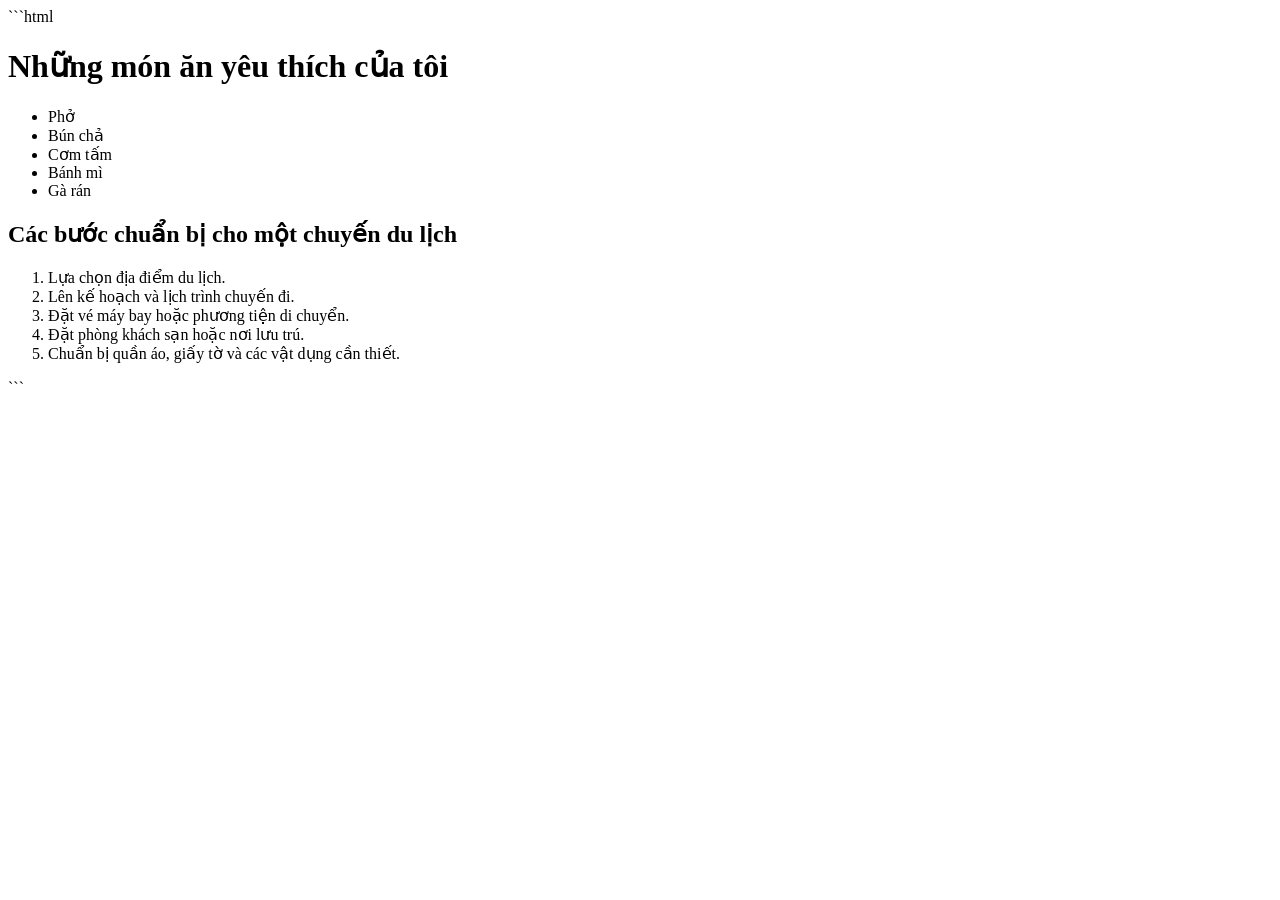
<file: source/BaiTapDanhSach/Index.html>
```html
<!DOCTYPE html>
<html>
<head>
    <meta charset="utf-8">
    <title>Món ăn yêu thích</title>
</head>
<body>
    <h1>Những món ăn yêu thích của tôi</h1>

    <ul>
        <li>Phở</li>
        <li>Bún chả</li>
        <li>Cơm tấm</li>
        <li>Bánh mì</li>
        <li>Gà rán</li>
    </ul>

    <h2>Các bước chuẩn bị cho một chuyến du lịch</h2>

    <ol>
        <li>Lựa chọn địa điểm du lịch.</li>
        <li>Lên kế hoạch và lịch trình chuyến đi.</li>
        <li>Đặt vé máy bay hoặc phương tiện di chuyển.</li>
        <li>Đặt phòng khách sạn hoặc nơi lưu trú.</li>
        <li>Chuẩn bị quần áo, giấy tờ và các vật dụng cần thiết.</li>
    </ol>
</body>
</html>
```
</file>
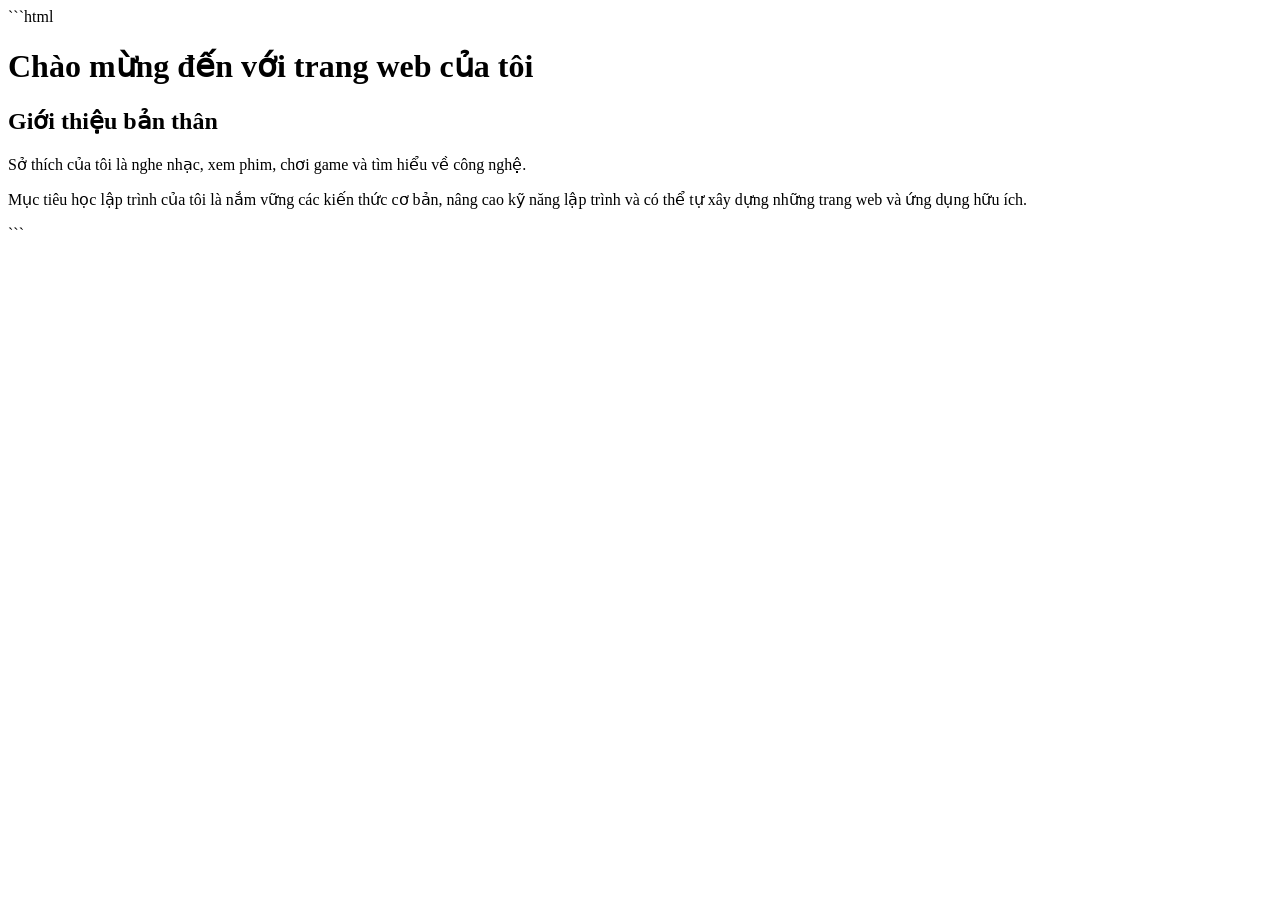
<file: source/BaiTapTheTieuDe_DoanVan/Index.html>
```html
<!DOCTYPE html>
<html>
<head>
    <meta charset="utf-8">
    <title>Trang web của tôi</title>
</head>
<body>
    <h1>Chào mừng đến với trang web của tôi</h1>

    <h2>Giới thiệu bản thân</h2>

    <p>Sở thích của tôi là nghe nhạc, xem phim, chơi game và tìm hiểu về công nghệ.</p>

    <p>Mục tiêu học lập trình của tôi là nắm vững các kiến thức cơ bản, nâng cao kỹ năng lập trình và có thể tự xây dựng những trang web và ứng dụng hữu ích.</p>
</body>
</html>
```
</file>
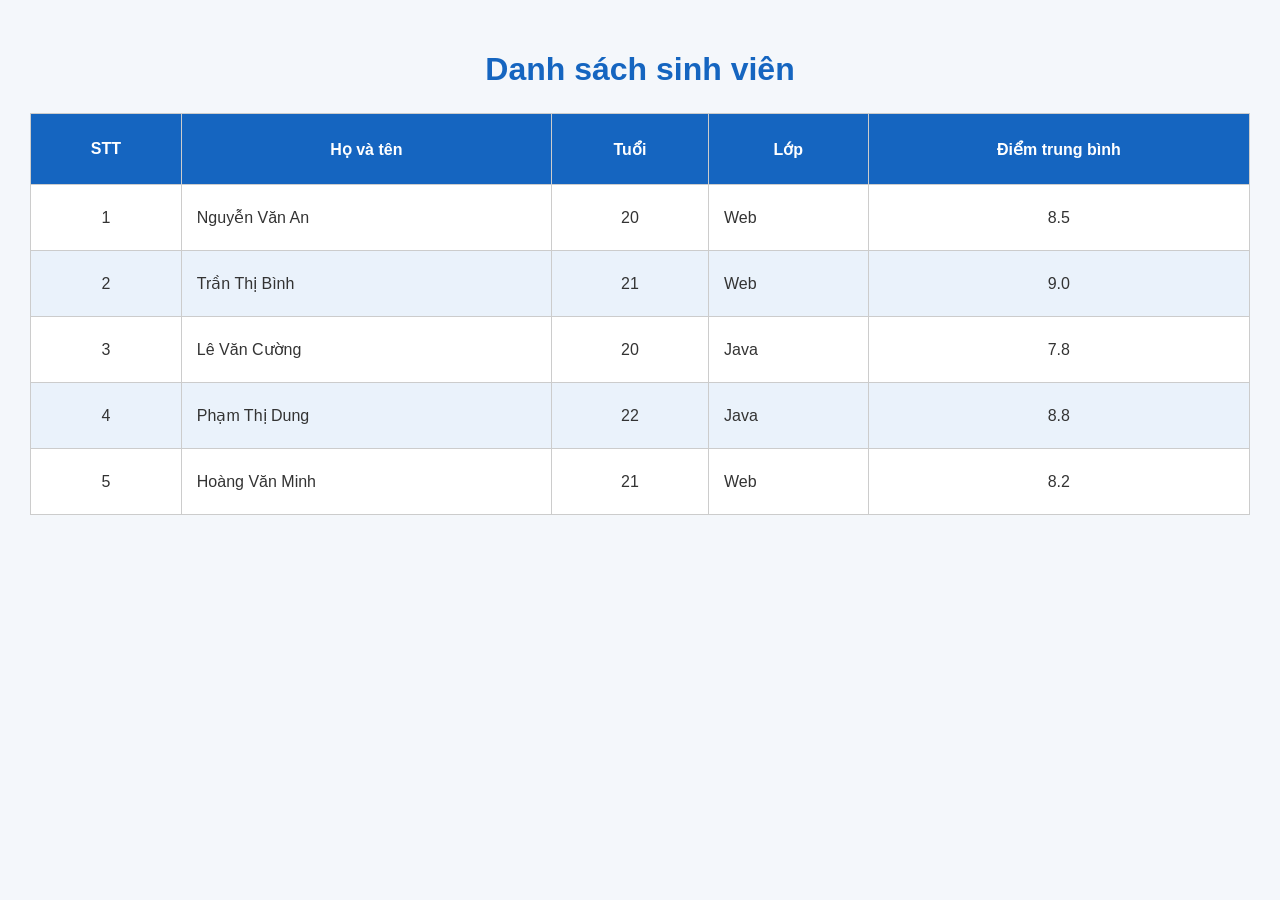
<file: source/Bảng trong CSS/index.html>
<!DOCTYPE html>
<html lang="vi">
<head>
    <meta charset="UTF-8">
    <meta name="viewport" content="width=device-width, initial-scale=1.0">
    <title>Bảng trong CSS</title>
    <link rel="stylesheet" href="style.css">
</head>
<body>

    <h1>Danh sách sinh viên</h1>

    <table>
        <thead>
            <tr>
                <th>STT</th>
                <th>Họ và tên</th>
                <th>Tuổi</th>
                <th>Lớp</th>
                <th>Điểm trung bình</th>
            </tr>
        </thead>

        <tbody>
            <tr>
                <td>1</td>
                <td>Nguyễn Văn An</td>
                <td>20</td>
                <td>Web</td>
                <td>8.5</td>
            </tr>
            <tr>
                <td>2</td>
                <td>Trần Thị Bình</td>
                <td>21</td>
                <td>Web</td>
                <td>9.0</td>
            </tr>
            <tr>
                <td>3</td>
                <td>Lê Văn Cường</td>
                <td>20</td>
                <td>Java</td>
                <td>7.8</td>
            </tr>
            <tr>
                <td>4</td>
                <td>Phạm Thị Dung</td>
                <td>22</td>
                <td>Java</td>
                <td>8.8</td>
            </tr>
            <tr>
                <td>5</td>
                <td>Hoàng Văn Minh</td>
                <td>21</td>
                <td>Web</td>
                <td>8.2</td>
            </tr>
        </tbody>
    </table>

</body>
</html>
</file>
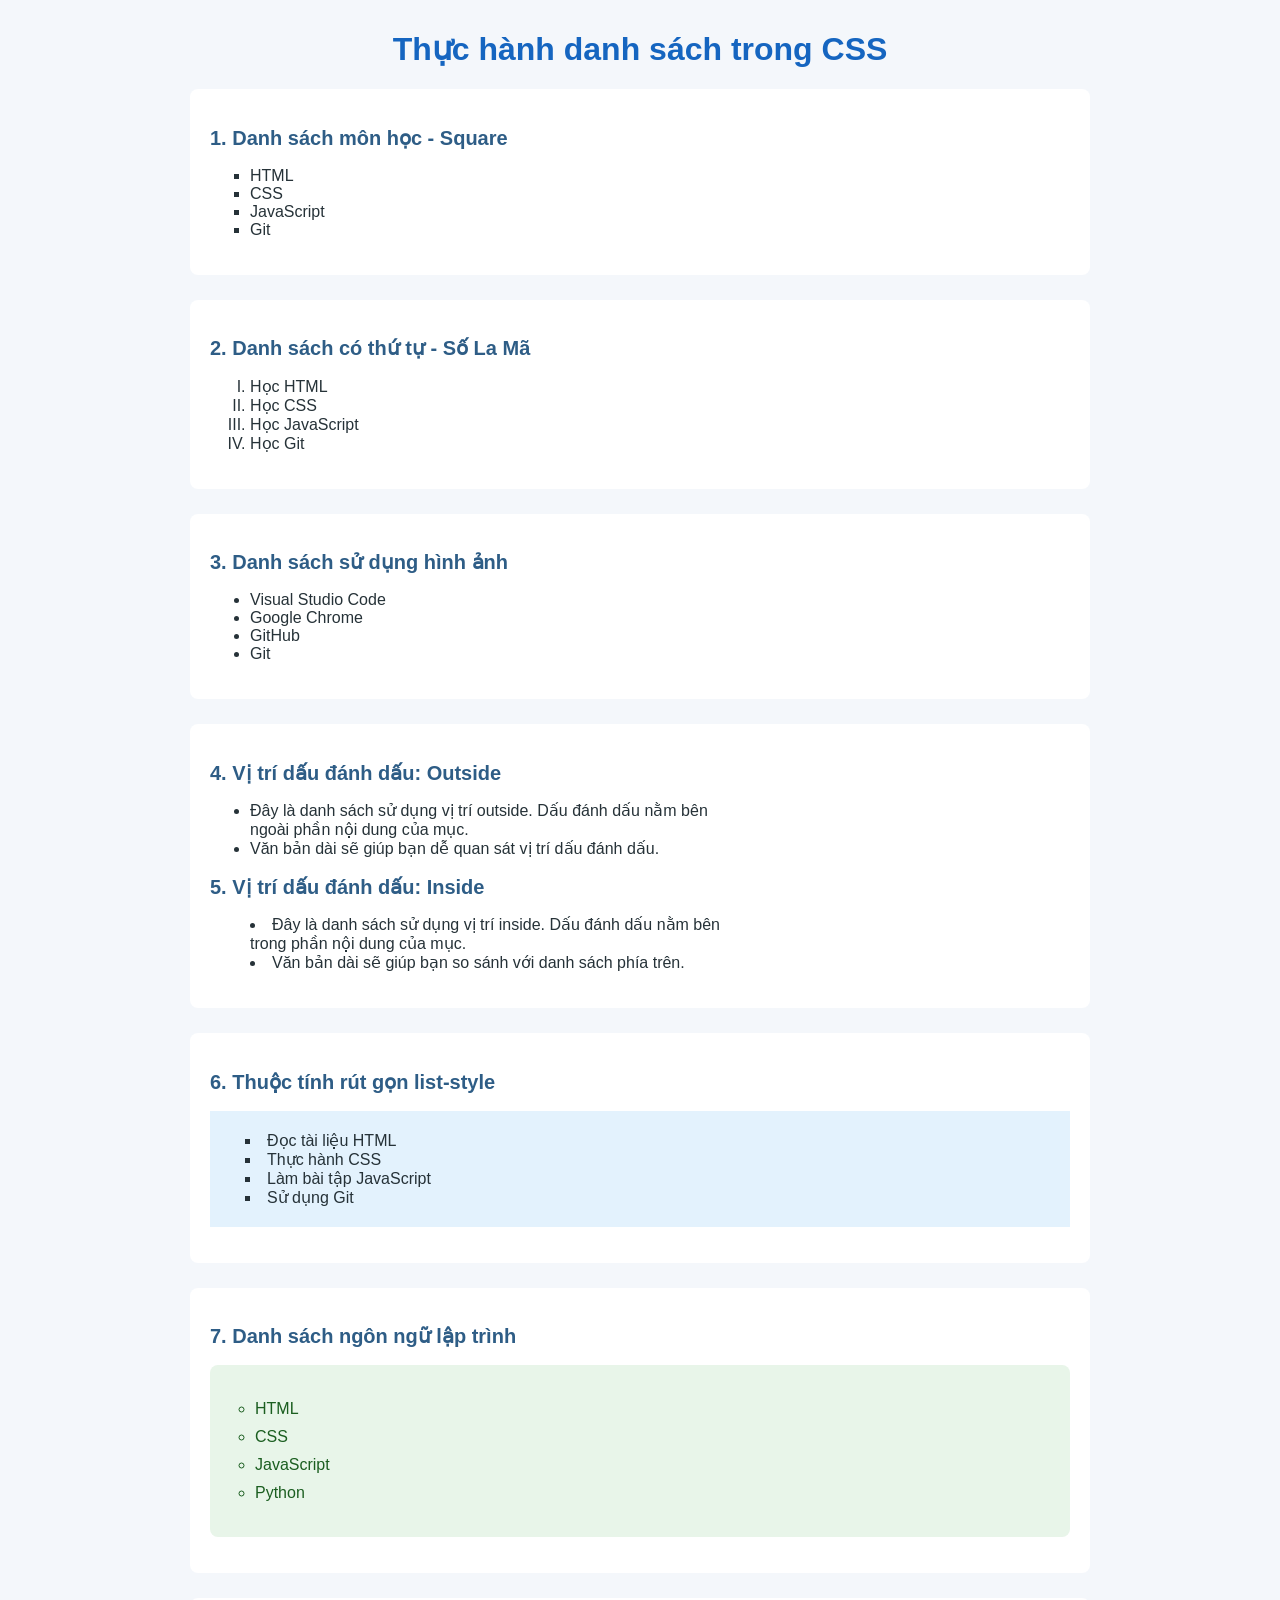
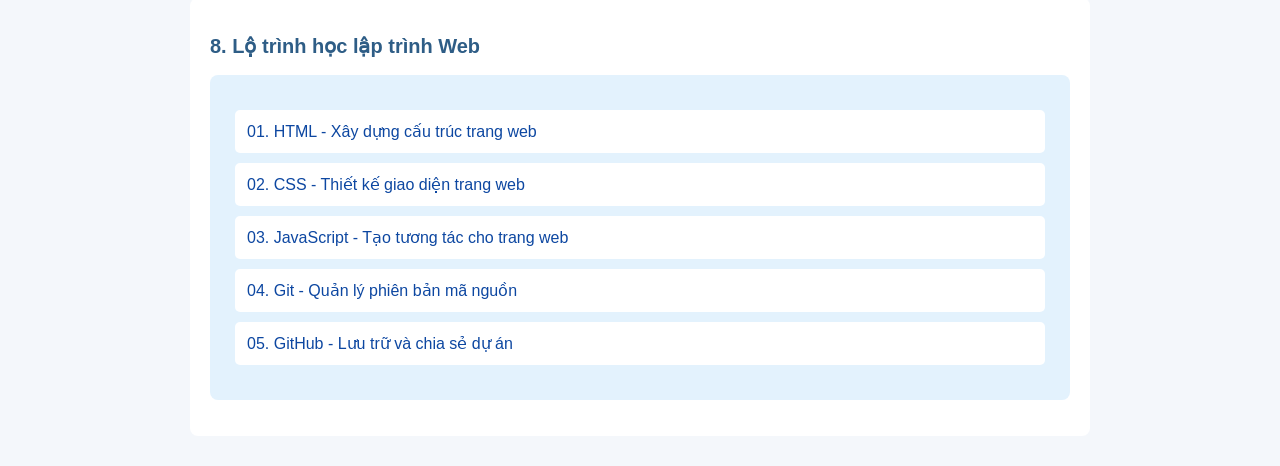
<file: source/Danh sách trong CSS/index.html>
<!DOCTYPE html>
<html lang="vi">
<head>
    <meta charset="UTF-8">
    <meta name="viewport" content="width=device-width, initial-scale=1.0">
    <title>Thực hành danh sách trong CSS</title>
    <link rel="stylesheet" href="style.css">
</head>
<body>

    <h1>Thực hành danh sách trong CSS</h1>

    <section>
        <h2>1. Danh sách môn học - Square</h2>
        <ul class="square-list">
            <li>HTML</li>
            <li>CSS</li>
            <li>JavaScript</li>
            <li>Git</li>
        </ul>
    </section>

    <section>
        <h2>2. Danh sách có thứ tự - Số La Mã</h2>
        <ol class="roman-list">
            <li>Học HTML</li>
            <li>Học CSS</li>
            <li>Học JavaScript</li>
            <li>Học Git</li>
        </ol>
    </section>

    <section>
        <h2>3. Danh sách sử dụng hình ảnh</h2>
        <ul class="image-list">
            <li>Visual Studio Code</li>
            <li>Google Chrome</li>
            <li>GitHub</li>
            <li>Git</li>
        </ul>
    </section>

    <section>
        <h2>4. Vị trí dấu đánh dấu: Outside</h2>
        <ul class="outside-list">
            <li>Đây là danh sách sử dụng vị trí outside. Dấu đánh dấu nằm bên ngoài phần nội dung của mục.</li>
            <li>Văn bản dài sẽ giúp bạn dễ quan sát vị trí dấu đánh dấu.</li>
        </ul>

        <h2>5. Vị trí dấu đánh dấu: Inside</h2>
        <ul class="inside-list">
            <li>Đây là danh sách sử dụng vị trí inside. Dấu đánh dấu nằm bên trong phần nội dung của mục.</li>
            <li>Văn bản dài sẽ giúp bạn so sánh với danh sách phía trên.</li>
        </ul>
    </section>

    <section>
        <h2>6. Thuộc tính rút gọn list-style</h2>
        <ul class="shorthand-list">
            <li>Đọc tài liệu HTML</li>
            <li>Thực hành CSS</li>
            <li>Làm bài tập JavaScript</li>
            <li>Sử dụng Git</li>
        </ul>
    </section>

    <section>
        <h2>7. Danh sách ngôn ngữ lập trình</h2>
        <ul class="language-list">
            <li>HTML</li>
            <li>CSS</li>
            <li>JavaScript</li>
            <li>Python</li>
        </ul>
    </section>

    <section>
        <h2>8. Lộ trình học lập trình Web</h2>
        <ol class="roadmap-list">
            <li>HTML - Xây dựng cấu trúc trang web</li>
            <li>CSS - Thiết kế giao diện trang web</li>
            <li>JavaScript - Tạo tương tác cho trang web</li>
            <li>Git - Quản lý phiên bản mã nguồn</li>
            <li>GitHub - Lưu trữ và chia sẻ dự án</li>
        </ol>
    </section>

</body>
</html>
</file>
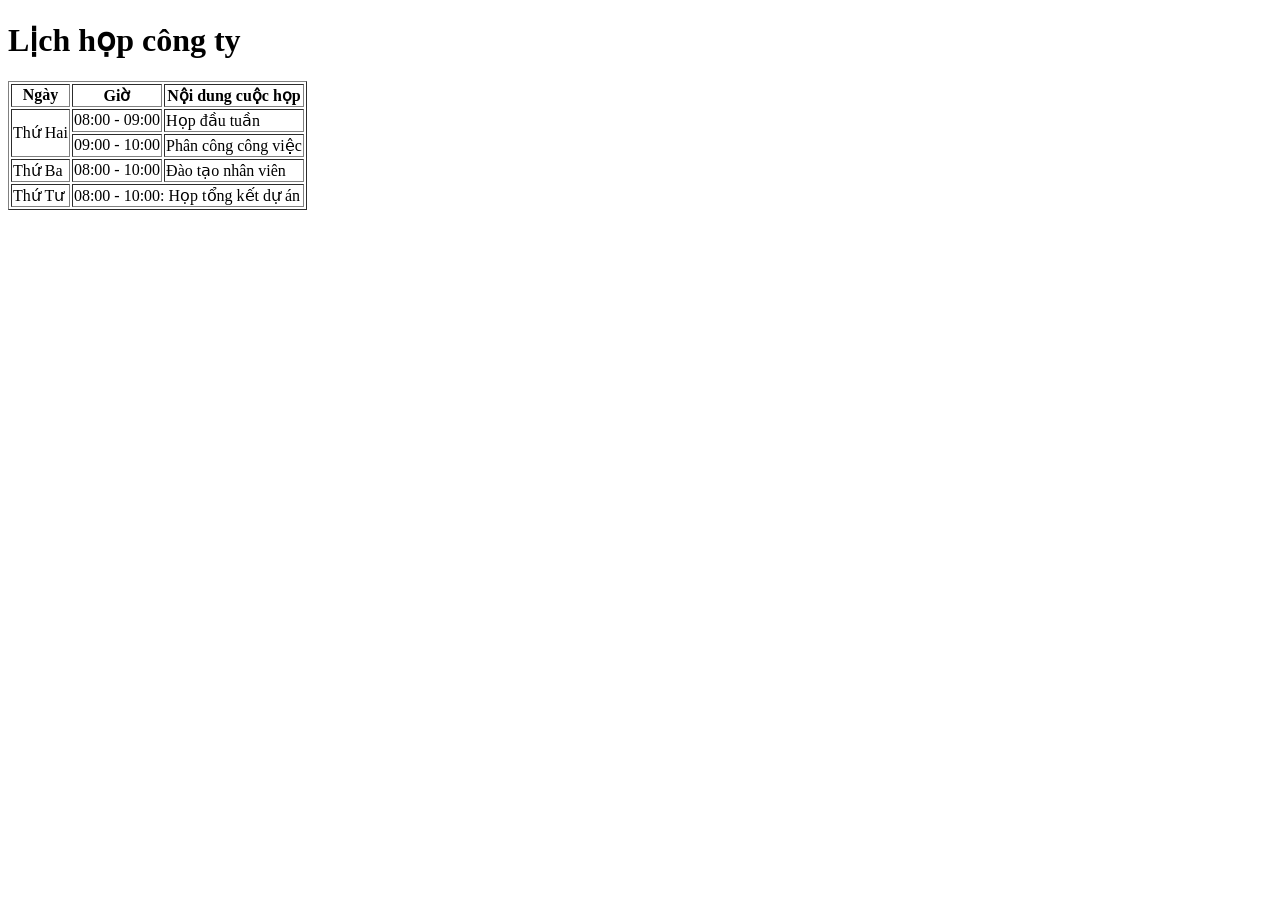
<file: source/Gộp ô trong bảng với rowspan và colspan/index.html>
<!DOCTYPE html>
<html lang="vi">
<head>
    <meta charset="UTF-8">
    <meta name="viewport" content="width=device-width, initial-scale=1.0">
    <title>Lịch họp công ty</title>
</head>
<body>
    <h1>Lịch họp công ty</h1>

    <table border="1">
        <tr>
            <th>Ngày</th>
            <th>Giờ</th>
            <th>Nội dung cuộc họp</th>
        </tr>

        <tr>
            <td rowspan="2">Thứ Hai</td>
            <td>08:00 - 09:00</td>
            <td>Họp đầu tuần</td>
        </tr>
        <tr>
            <td>09:00 - 10:00</td>
            <td>Phân công công việc</td>
        </tr>

        <tr>
            <td>Thứ Ba</td>
            <td>08:00 - 10:00</td>
            <td>Đào tạo nhân viên</td>
        </tr>

        <tr>
            <td>Thứ Tư</td>
            <td colspan="2">08:00 - 10:00: Họp tổng kết dự án</td>
        </tr>
    </table>
</body>
</html>
</file>
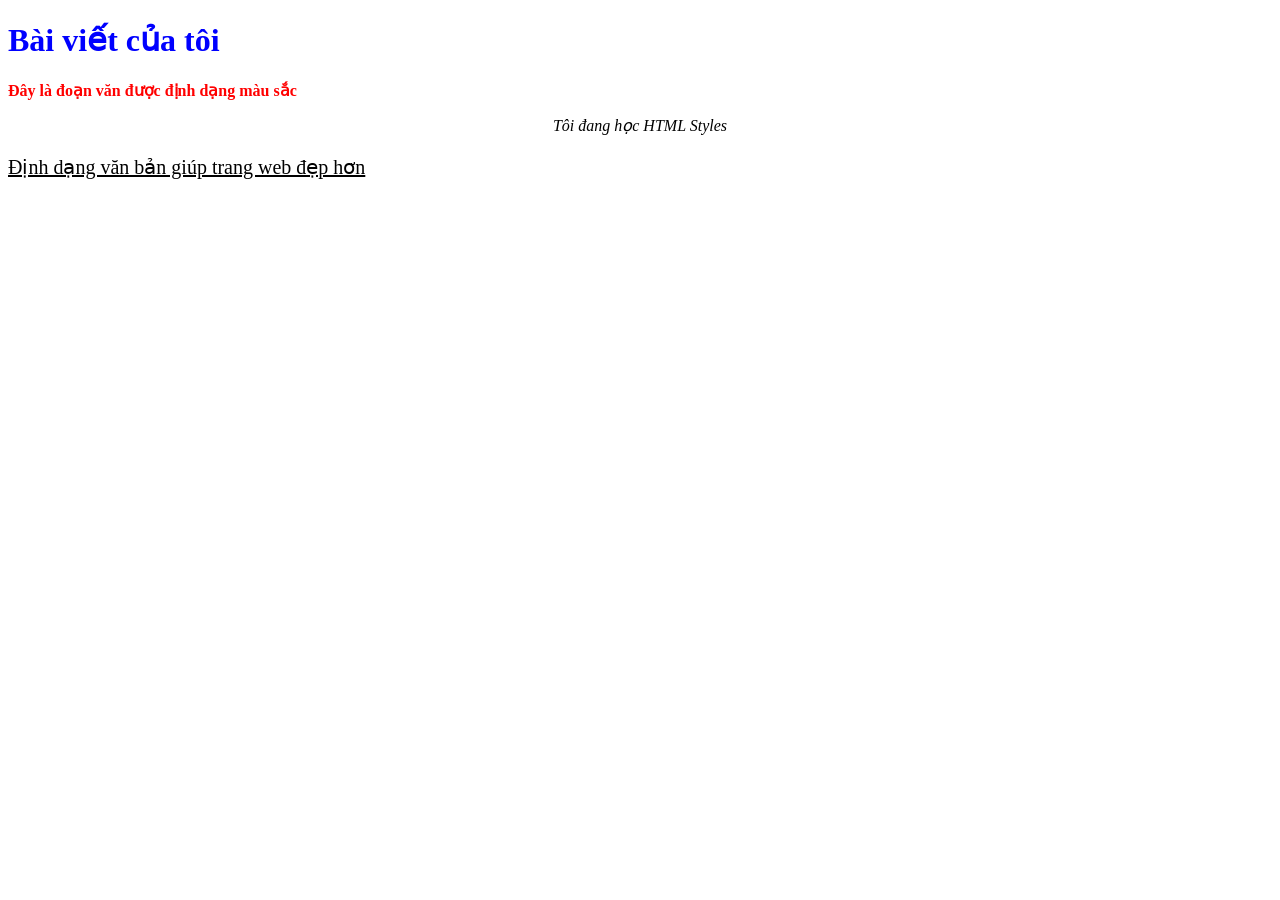
<file: source/HTML Styles/Index.html>
<!DOCTYPE html>
<html lang="vi">
<head>
    <meta charset="UTF-8">
    <title>Bài viết của tôi</title>
</head>
<body>

    <h1 style="color: blue;">Bài viết của tôi</h1>

    <p style="color: red; font-weight: bold;">
        Đây là đoạn văn được định dạng màu sắc
    </p>

    <p style="font-style: italic; text-align: center;">
        Tôi đang học HTML Styles
    </p>

    <p style="font-size: 20px; text-decoration: underline;">
        Định dạng văn bản giúp trang web đẹp hơn
    </p>

</body>
</html>
</file>
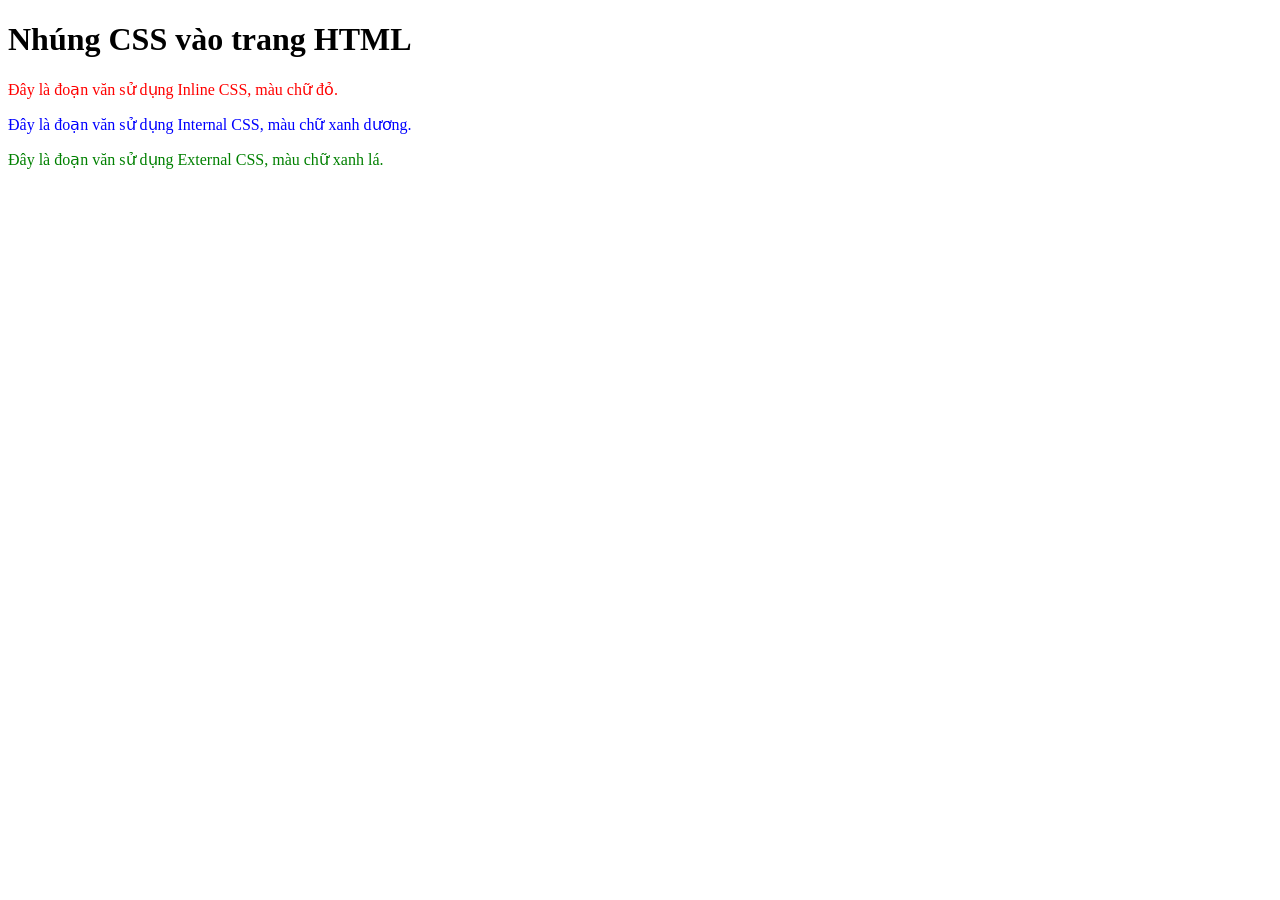
<file: source/Nhúng CSS vào trang HTML/index.html>
<!DOCTYPE html>
<html lang="vi">
<head>
    <meta charset="UTF-8">
    <meta name="viewport" content="width=device-width, initial-scale=1.0">
    <title>Nhúng CSS vào trang HTML</title>

    <!-- Phần 2: Internal CSS -->
    <style>
        .internal-text {
            color: blue;
        }
    </style>

    <!-- Phần 3: External CSS -->
    <link rel="stylesheet" href="style.css">
</head>
<body>
    <h1>Nhúng CSS vào trang HTML</h1>

    <!-- Phần 1: Inline CSS -->
    <p style="color: red;">
        Đây là đoạn văn sử dụng Inline CSS, màu chữ đỏ.
    </p>

    <!-- Phần 2: Internal CSS -->
    <p class="internal-text">
        Đây là đoạn văn sử dụng Internal CSS, màu chữ xanh dương.
    </p>

    <!-- Phần 3: External CSS -->
    <p class="external-text">
        Đây là đoạn văn sử dụng External CSS, màu chữ xanh lá.
    </p>
</body>
</html>
</file>
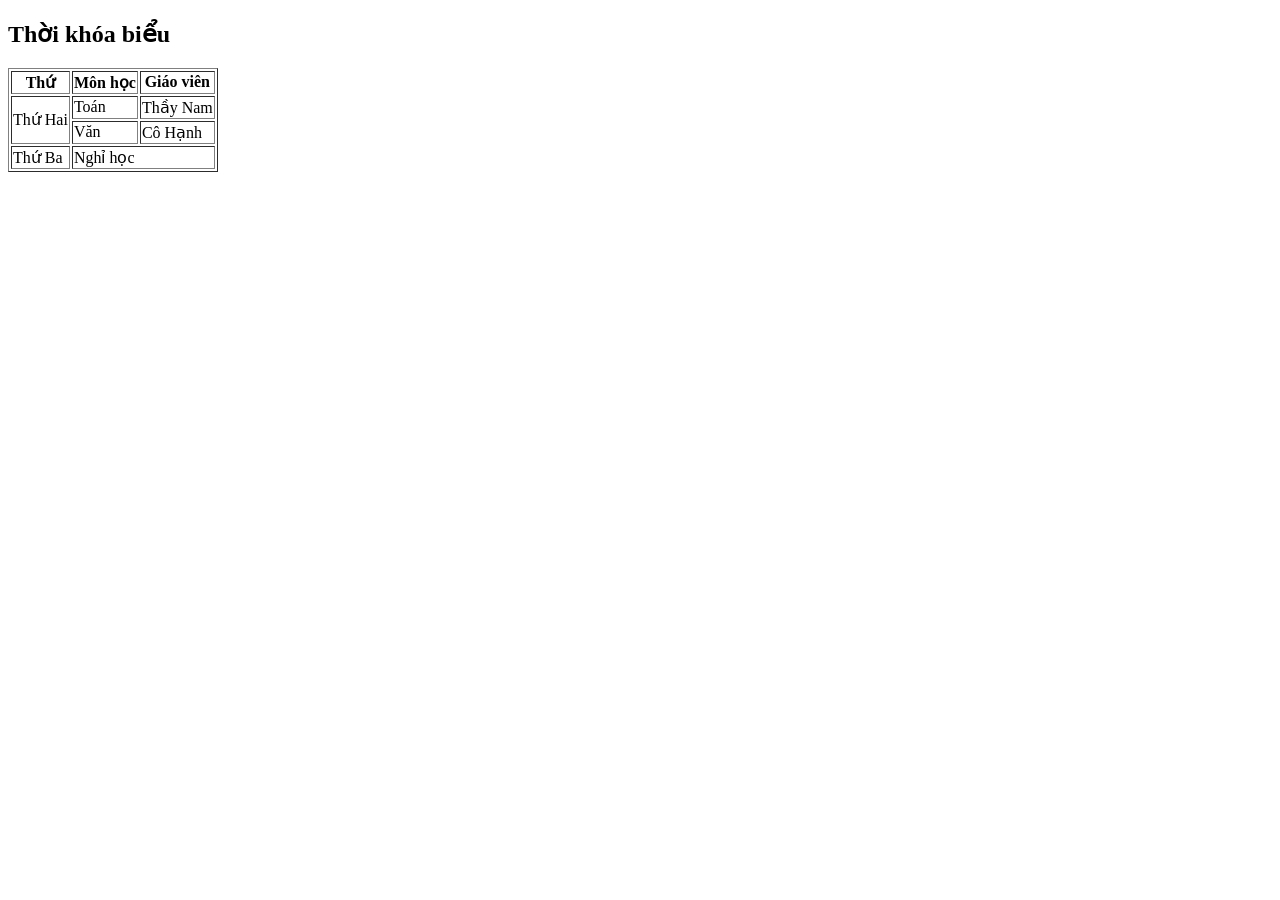
<file: source/taobang/index.html>
<!DOCTYPE html>
<html lang="vi">
<head>
    <meta charset="UTF-8">
    <title>Gộp ô trong bảng</title>
</head>
<body>
    <h2>Thời khóa biểu</h2>

    <table border="1">
        <tr>
            <th>Thứ</th>
            <th>Môn học</th>
            <th>Giáo viên</th>
        </tr>
        <tr>
            <td rowspan="2">Thứ Hai</td>
            <td>Toán</td>
            <td>Thầy Nam</td>
        </tr>
        <tr>
            <td>Văn</td>
            <td>Cô Hạnh</td>
        </tr>
        <tr>
            <td>Thứ Ba</td>
            <td colspan="2">Nghỉ học</td>
        </tr>
    </table>
</body>
</html>
</file>
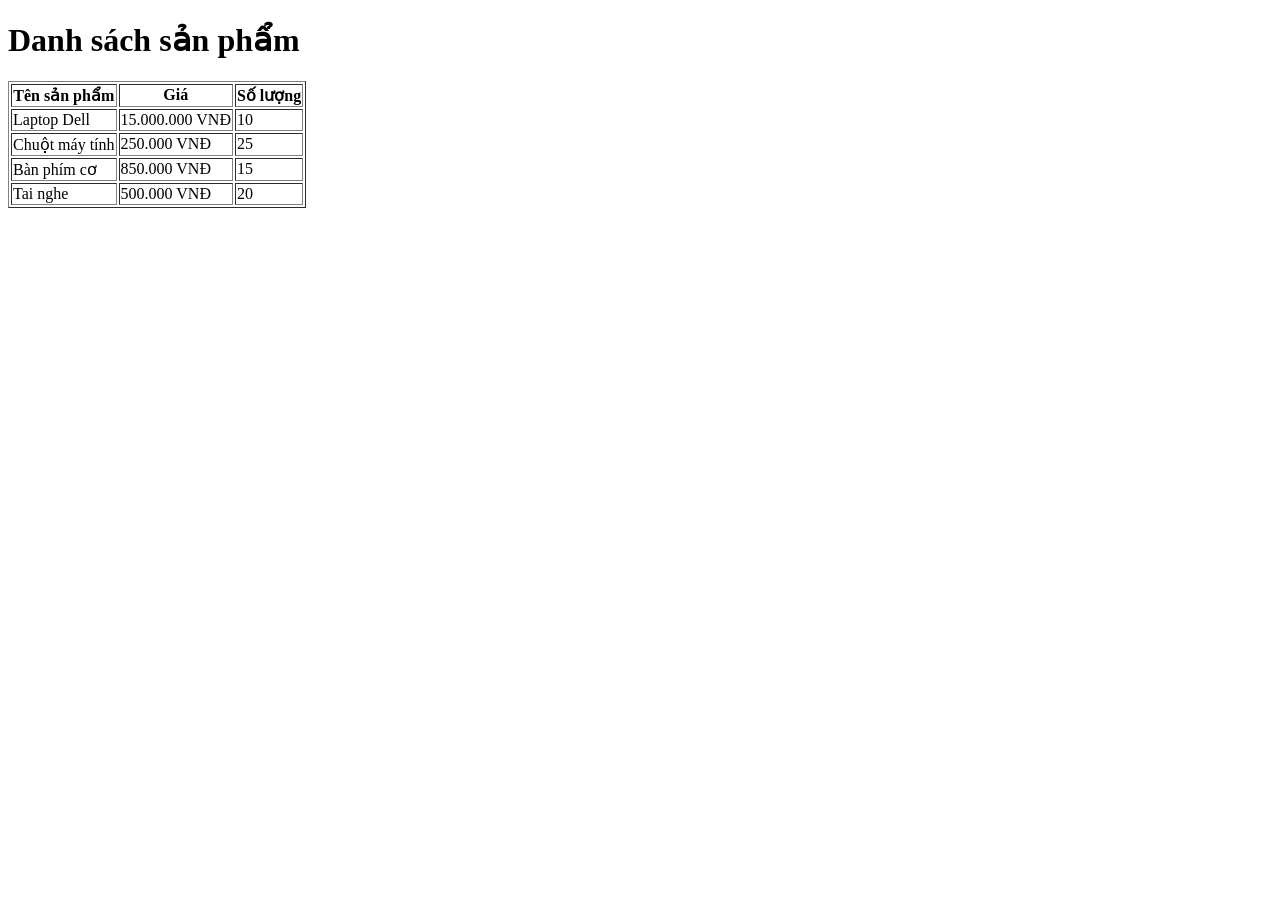
<file: source/Tạo bảng danh sách sản phẩm trong HTML/index.html>
<!DOCTYPE html>
<html lang="vi">
<head>
    <meta charset="UTF-8">
    <meta name="viewport" content="width=device-width, initial-scale=1.0">
    <title>Danh sách sản phẩm</title>
</head>
<body>
    <h1>Danh sách sản phẩm</h1>

    <table border="1">
        <tr>
            <th>Tên sản phẩm</th>
            <th>Giá</th>
            <th>Số lượng</th>
        </tr>
        <tr>
            <td>Laptop Dell</td>
            <td>15.000.000 VNĐ</td>
            <td>10</td>
        </tr>
        <tr>
            <td>Chuột máy tính</td>
            <td>250.000 VNĐ</td>
            <td>25</td>
        </tr>
        <tr>
            <td>Bàn phím cơ</td>
            <td>850.000 VNĐ</td>
            <td>15</td>
        </tr>
        <tr>
            <td>Tai nghe</td>
            <td>500.000 VNĐ</td>
            <td>20</td>
        </tr>
    </table>
</body>
</html>
</file>
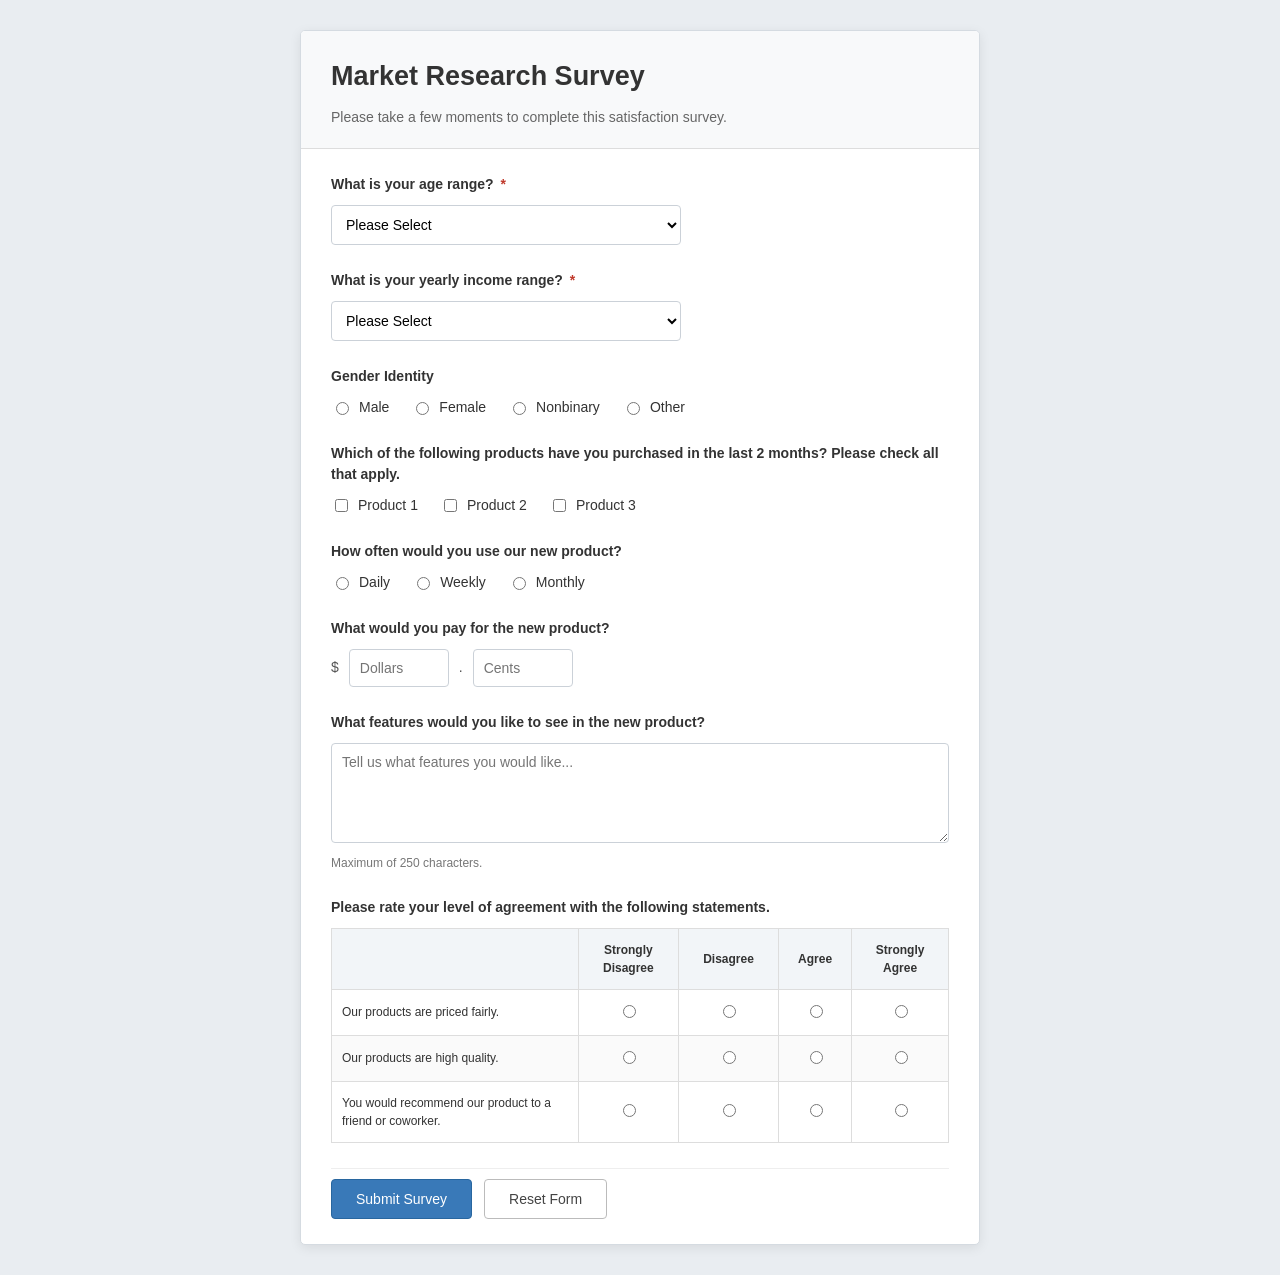
<file: source/Tạo form lấy survey khách hàng/index.html>
<!DOCTYPE html>
<html lang="en">
<head>
    <meta charset="UTF-8">
    <meta name="viewport" content="width=device-width, initial-scale=1.0">
    <title>Market Research Survey</title>

    <style>
        * {
            box-sizing: border-box;
        }

        body {
            margin: 0;
            padding: 30px 15px;
            background: #e9edf1;
            font-family: Arial, Helvetica, sans-serif;
            color: #333;
            font-size: 14px;
            line-height: 1.5;
        }

        .survey-container {
            max-width: 680px;
            margin: 0 auto;
            background: #fff;
            border: 1px solid #d5dbe1;
            border-radius: 5px;
            box-shadow: 0 3px 12px rgba(0, 0, 0, 0.08);
            overflow: hidden;
        }

        .survey-header {
            padding: 25px 30px 20px;
            background: #f8f9fa;
            border-bottom: 1px solid #ddd;
        }

        h1 {
            margin: 0 0 10px;
            font-size: 27px;
            font-weight: 600;
            color: #333;
        }

        .survey-header p {
            margin: 0;
            color: #666;
        }

        form {
            padding: 25px 30px;
        }

        .form-group {
            margin-bottom: 25px;
        }

        .question {
            display: block;
            margin-bottom: 10px;
            font-size: 14px;
            font-weight: bold;
        }

        .required {
            color: #c0392b;
            margin-left: 3px;
        }

        select,
        input[type="text"],
        input[type="number"],
        textarea {
            width: 100%;
            padding: 10px;
            border: 1px solid #cbd1d8;
            border-radius: 4px;
            background: white;
            font-family: inherit;
            font-size: 14px;
        }

        select {
            max-width: 350px;
        }

        textarea {
            resize: vertical;
            min-height: 100px;
        }

        input:focus,
        select:focus,
        textarea:focus {
            outline: none;
            border-color: #4285c5;
            box-shadow: 0 0 0 2px rgba(66, 133, 197, 0.12);
        }

        .options {
            display: flex;
            flex-wrap: wrap;
            gap: 12px 22px;
        }

        .options label {
            display: inline-flex;
            align-items: center;
            gap: 7px;
            cursor: pointer;
        }

        input[type="radio"],
        input[type="checkbox"] {
            accent-color: #3979b8;
            cursor: pointer;
        }

        .price-inputs {
            display: flex;
            align-items: center;
            gap: 10px;
            max-width: 350px;
        }

        .price-inputs input {
            width: 100px;
        }

        .price-inputs span {
            color: #555;
        }

        .hint {
            margin-top: 5px;
            color: #777;
            font-size: 12px;
        }

        .rating-table {
            width: 100%;
            border-collapse: collapse;
            font-size: 12px;
        }

        .rating-table th,
        .rating-table td {
            padding: 12px 5px;
            border: 1px solid #ddd;
            text-align: center;
        }

        .rating-table thead th {
            background: #f2f5f8;
            font-weight: bold;
        }

        .rating-table th:first-child,
        .rating-table td:first-child {
            width: 40%;
            text-align: left;
            padding-left: 10px;
        }

        .rating-table tbody tr:nth-child(even) {
            background: #fafafa;
        }

        .rating-table input {
            accent-color: #3979b8;
        }

        .buttons {
            display: flex;
            gap: 12px;
            padding-top: 10px;
            border-top: 1px solid #eee;
        }

        button {
            padding: 11px 24px;
            border: 1px solid #28669f;
            border-radius: 4px;
            background: #3979b8;
            color: white;
            font-size: 14px;
            cursor: pointer;
        }

        button:hover {
            background: #28669f;
        }

        button[type="reset"] {
            background: #fff;
            color: #444;
            border-color: #bbb;
        }

        button[type="reset"]:hover {
            background: #f0f0f0;
        }

        @media (max-width: 520px) {
            form,
            .survey-header {
                padding: 20px 15px;
            }

            h1 {
                font-size: 23px;
            }

            .rating-table {
                font-size: 10px;
            }

            .rating-table th,
            .rating-table td {
                padding: 8px 2px;
            }

            .rating-table th:first-child,
            .rating-table td:first-child {
                padding-left: 5px;
            }
        }
    </style>
</head>

<body>
    <main class="survey-container">

        <header class="survey-header">
            <h1>Market Research Survey</h1>
            <p>Please take a few moments to complete this satisfaction survey.</p>
        </header>

        <form action="#" method="post">

            <div class="form-group">
                <label class="question" for="age">
                    What is your age range?
                    <span class="required">*</span>
                </label>

                <select id="age" name="age" required>
                    <option value="">Please Select</option>
                    <option value="Under 18">Under 18</option>
                    <option value="18-24">18 - 24</option>
                    <option value="25-34">25 - 34</option>
                    <option value="35-44">35 - 44</option>
                    <option value="45-54">45 - 54</option>
                    <option value="55-64">55 - 64</option>
                    <option value="65 or older">65 or older</option>
                </select>
            </div>

            <div class="form-group">
                <label class="question" for="income">
                    What is your yearly income range?
                    <span class="required">*</span>
                </label>

                <select id="income" name="income" required>
                    <option value="">Please Select</option>
                    <option value="Under $25,000">Under $25,000</option>
                    <option value="$25,000-$49,999">$25,000 - $49,999</option>
                    <option value="$50,000-$74,999">$50,000 - $74,999</option>
                    <option value="$75,000-$99,999">$75,000 - $99,999</option>
                    <option value="$100,000 or more">$100,000 or more</option>
                </select>
            </div>

            <div class="form-group">
                <span class="question">Gender Identity</span>

                <div class="options">
                    <label>
                        <input type="radio" name="gender" value="Male">
                        Male
                    </label>

                    <label>
                        <input type="radio" name="gender" value="Female">
                        Female
                    </label>

                    <label>
                        <input type="radio" name="gender" value="Nonbinary">
                        Nonbinary
                    </label>

                    <label>
                        <input type="radio" name="gender" value="Other">
                        Other
                    </label>
                </div>
            </div>

            <div class="form-group">
                <span class="question">
                    Which of the following products have you purchased
                    in the last 2 months? Please check all that apply.
                </span>

                <div class="options">
                    <label>
                        <input type="checkbox" name="products[]" value="Product 1">
                        Product 1
                    </label>

                    <label>
                        <input type="checkbox" name="products[]" value="Product 2">
                        Product 2
                    </label>

                    <label>
                        <input type="checkbox" name="products[]" value="Product 3">
                        Product 3
                    </label>
                </div>
            </div>

            <div class="form-group">
                <span class="question">
                    How often would you use our new product?
                </span>

                <div class="options">
                    <label>
                        <input type="radio" name="frequency" value="Daily">
                        Daily
                    </label>

                    <label>
                        <input type="radio" name="frequency" value="Weekly">
                        Weekly
                    </label>

                    <label>
                        <input type="radio" name="frequency" value="Monthly">
                        Monthly
                    </label>
                </div>
            </div>

            <div class="form-group">
                <span class="question">
                    What would you pay for the new product?
                </span>

                <div class="price-inputs">
                    <span>$</span>
                    <input type="number" name="dollars"
                           min="0" placeholder="Dollars"
                           aria-label="Dollars">

                    <span>.</span>

                    <input type="number" name="cents"
                           min="0" max="99"
                           placeholder="Cents"
                           aria-label="Cents">
                </div>
            </div>

            <div class="form-group">
                <label class="question" for="features">
                    What features would you like to see in the new product?
                </label>

                <textarea id="features" name="features"
                          maxlength="250"
                          placeholder="Tell us what features you would like..."></textarea>

                <p class="hint">Maximum of 250 characters.</p>
            </div>

            <div class="form-group">
                <span class="question">
                    Please rate your level of agreement with the following statements.
                </span>

                <table class="rating-table">
                    <thead>
                        <tr>
                            <th></th>
                            <th>Strongly<br>Disagree</th>
                            <th>Disagree</th>
                            <th>Agree</th>
                            <th>Strongly<br>Agree</th>
                        </tr>
                    </thead>

                    <tbody>
                        <tr>
                            <td>Our products are priced fairly.</td>
                            <td><input type="radio" name="price_rating" value="1" aria-label="Strongly Disagree"></td>
                            <td><input type="radio" name="price_rating" value="2" aria-label="Disagree"></td>
                            <td><input type="radio" name="price_rating" value="3" aria-label="Agree"></td>
                            <td><input type="radio" name="price_rating" value="4" aria-label="Strongly Agree"></td>
                        </tr>

                        <tr>
                            <td>Our products are high quality.</td>
                            <td><input type="radio" name="quality_rating" value="1" aria-label="Strongly Disagree"></td>
                            <td><input type="radio" name="quality_rating" value="2" aria-label="Disagree"></td>
                            <td><input type="radio" name="quality_rating" value="3" aria-label="Agree"></td>
                            <td><input type="radio" name="quality_rating" value="4" aria-label="Strongly Agree"></td>
                        </tr>

                        <tr>
                            <td>You would recommend our product to a friend or coworker.</td>
                            <td><input type="radio" name="recommend_rating" value="1" aria-label="Strongly Disagree"></td>
                            <td><input type="radio" name="recommend_rating" value="2" aria-label="Disagree"></td>
                            <td><input type="radio" name="recommend_rating" value="3" aria-label="Agree"></td>
                            <td><input type="radio" name="recommend_rating" value="4" aria-label="Strongly Agree"></td>
                        </tr>
                    </tbody>
                </table>
            </div>

            <div class="buttons">
                <button type="submit">Submit Survey</button>
                <button type="reset">Reset Form</button>
            </div>

        </form>
    </main>
</body>
</html>
</file>
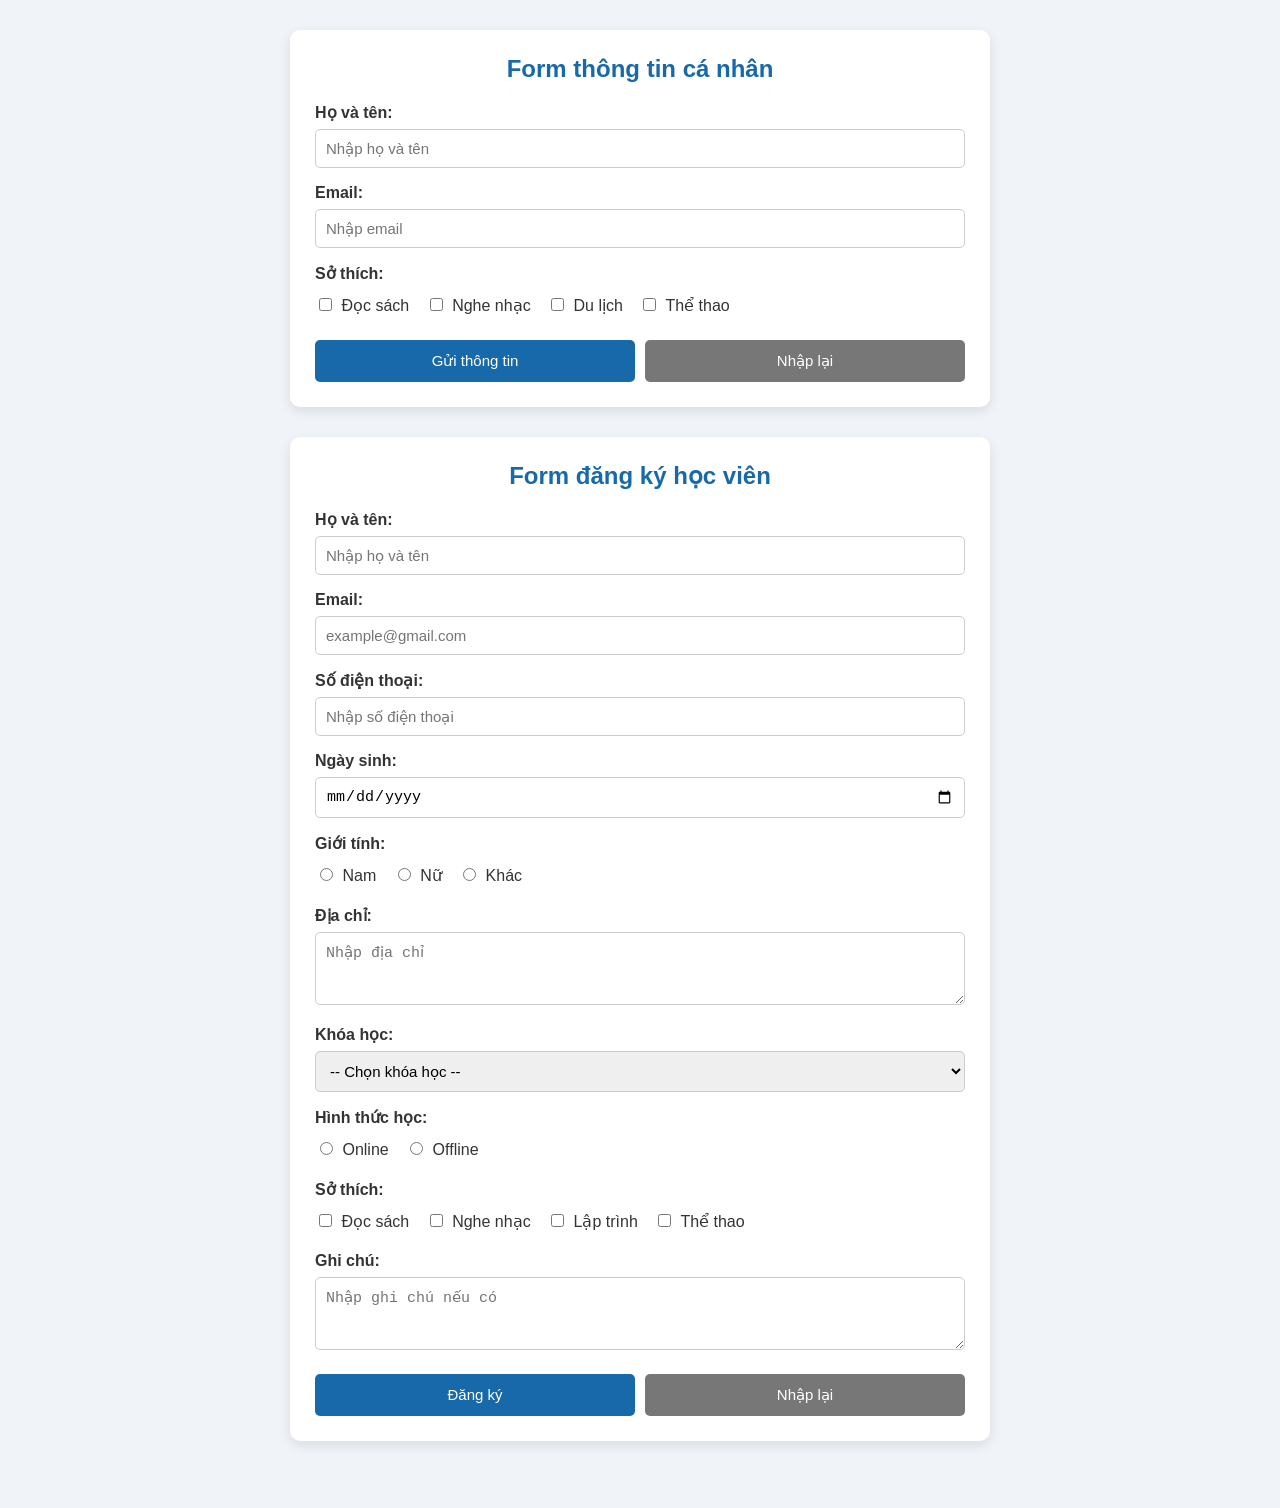
<file: source/Tạo form đơn giản/index.html>
<!DOCTYPE html>
<html lang="vi">
<head>
    <meta charset="UTF-8">
    <meta name="viewport" content="width=device-width, initial-scale=1.0">
    <title>Thực hành tạo Form HTML</title>

    <style>
        * {
            box-sizing: border-box;
        }

        body {
            font-family: Arial, sans-serif;
            background-color: #f0f4f8;
            margin: 0;
            padding: 30px 15px;
            color: #333;
        }

        .container {
            max-width: 700px;
            margin: auto;
        }

        .form-box {
            background-color: white;
            padding: 25px;
            margin-bottom: 30px;
            border-radius: 10px;
            box-shadow: 0 4px 12px rgba(0, 0, 0, 0.1);
        }

        h2 {
            text-align: center;
            color: #1769aa;
            margin-top: 0;
        }

        .form-group {
            margin-bottom: 16px;
        }

        label {
            display: block;
            margin-bottom: 7px;
            font-weight: bold;
        }

        input[type="text"],
        input[type="email"],
        input[type="tel"],
        input[type="date"],
        select,
        textarea {
            width: 100%;
            padding: 10px;
            border: 1px solid #ccc;
            border-radius: 5px;
            font-size: 15px;
        }

        textarea {
            resize: vertical;
        }

        .options label {
            display: inline-block;
            font-weight: normal;
            margin: 5px 12px 5px 0;
        }

        .options input {
            margin-right: 5px;
        }

        .buttons {
            display: flex;
            gap: 10px;
            margin-top: 20px;
        }

        button {
            flex: 1;
            padding: 12px;
            border: none;
            border-radius: 5px;
            color: white;
            font-size: 15px;
            cursor: pointer;
        }

        .submit-btn {
            background-color: #1769aa;
        }

        .reset-btn {
            background-color: #777;
        }

        button:hover {
            opacity: 0.85;
        }
    </style>
</head>

<body>
<div class="container">

    <!-- PHẦN 1: FORM SỞ THÍCH -->
    <div class="form-box">
        <h2>Form thông tin cá nhân</h2>

        <form action="#" method="get">
            <div class="form-group">
                <label for="yourname">Họ và tên:</label>
                <input type="text" id="yourname"
                       name="yourname"
                       placeholder="Nhập họ và tên"
                       required>
            </div>

            <div class="form-group">
                <label for="email1">Email:</label>
                <input type="email" id="email1"
                       name="email"
                       placeholder="Nhập email"
                       required>
            </div>

            <div class="form-group">
                <label>Sở thích:</label>
                <div class="options">
                    <label>
                        <input type="checkbox" name="hobby"
                               value="Đọc sách">
                        Đọc sách
                    </label>

                    <label>
                        <input type="checkbox" name="hobby"
                               value="Nghe nhạc">
                        Nghe nhạc
                    </label>

                    <label>
                        <input type="checkbox" name="hobby"
                               value="Du lịch">
                        Du lịch
                    </label>

                    <label>
                        <input type="checkbox" name="hobby"
                               value="Thể thao">
                        Thể thao
                    </label>
                </div>
            </div>

            <div class="buttons">
                <button type="submit" class="submit-btn">
                    Gửi thông tin
                </button>
                <button type="reset" class="reset-btn">
                    Nhập lại
                </button>
            </div>
        </form>
    </div>

    <!-- PHẦN 2: FORM ĐĂNG KÝ HỌC VIÊN -->
    <div class="form-box">
        <h2>Form đăng ký học viên</h2>

        <form action="#" method="get">
            <div class="form-group">
                <label for="fullname">Họ và tên:</label>
                <input type="text" id="fullname"
                       name="fullname"
                       placeholder="Nhập họ và tên"
                       required>
            </div>

            <div class="form-group">
                <label for="email2">Email:</label>
                <input type="email" id="email2"
                       name="email"
                       placeholder="example@gmail.com"
                       required>
            </div>

            <div class="form-group">
                <label for="phone">Số điện thoại:</label>
                <input type="tel" id="phone"
                       name="phone"
                       placeholder="Nhập số điện thoại">
            </div>

            <div class="form-group">
                <label for="birthday">Ngày sinh:</label>
                <input type="date" id="birthday"
                       name="birthday">
            </div>

            <div class="form-group">
                <label>Giới tính:</label>
                <div class="options">
                    <label>
                        <input type="radio" name="gender"
                               value="Nam">
                        Nam
                    </label>

                    <label>
                        <input type="radio" name="gender"
                               value="Nữ">
                        Nữ
                    </label>

                    <label>
                        <input type="radio" name="gender"
                               value="Khác">
                        Khác
                    </label>
                </div>
            </div>

            <div class="form-group">
                <label for="address">Địa chỉ:</label>
                <textarea id="address" name="address"
                          rows="3"
                          placeholder="Nhập địa chỉ"></textarea>
            </div>

            <div class="form-group">
                <label for="course">Khóa học:</label>
                <select id="course" name="course" required>
                    <option value="">-- Chọn khóa học --</option>
                    <option value="HTML & CSS">HTML & CSS</option>
                    <option value="JavaScript">JavaScript</option>
                    <option value="Java">Java</option>
                    <option value="Python">Python</option>
                </select>
            </div>

            <div class="form-group">
                <label>Hình thức học:</label>
                <div class="options">
                    <label>
                        <input type="radio" name="study_type"
                               value="Online">
                        Online
                    </label>

                    <label>
                        <input type="radio" name="study_type"
                               value="Offline">
                        Offline
                    </label>
                </div>
            </div>

            <div class="form-group">
                <label>Sở thích:</label>
                <div class="options">
                    <label>
                        <input type="checkbox" name="hobby"
                               value="Đọc sách">
                        Đọc sách
                    </label>

                    <label>
                        <input type="checkbox" name="hobby"
                               value="Nghe nhạc">
                        Nghe nhạc
                    </label>

                    <label>
                        <input type="checkbox" name="hobby"
                               value="Lập trình">
                        Lập trình
                    </label>

                    <label>
                        <input type="checkbox" name="hobby"
                               value="Thể thao">
                        Thể thao
                    </label>
                </div>
            </div>

            <div class="form-group">
                <label for="note">Ghi chú:</label>
                <textarea id="note" name="note"
                          rows="3"
                          placeholder="Nhập ghi chú nếu có"></textarea>
            </div>

            <div class="buttons">
                <button type="submit" class="submit-btn">
                    Đăng ký
                </button>
                <button type="reset" class="reset-btn">
                    Nhập lại
                </button>
            </div>
        </form>
    </div>

</div>
</body>
</html>
</file>
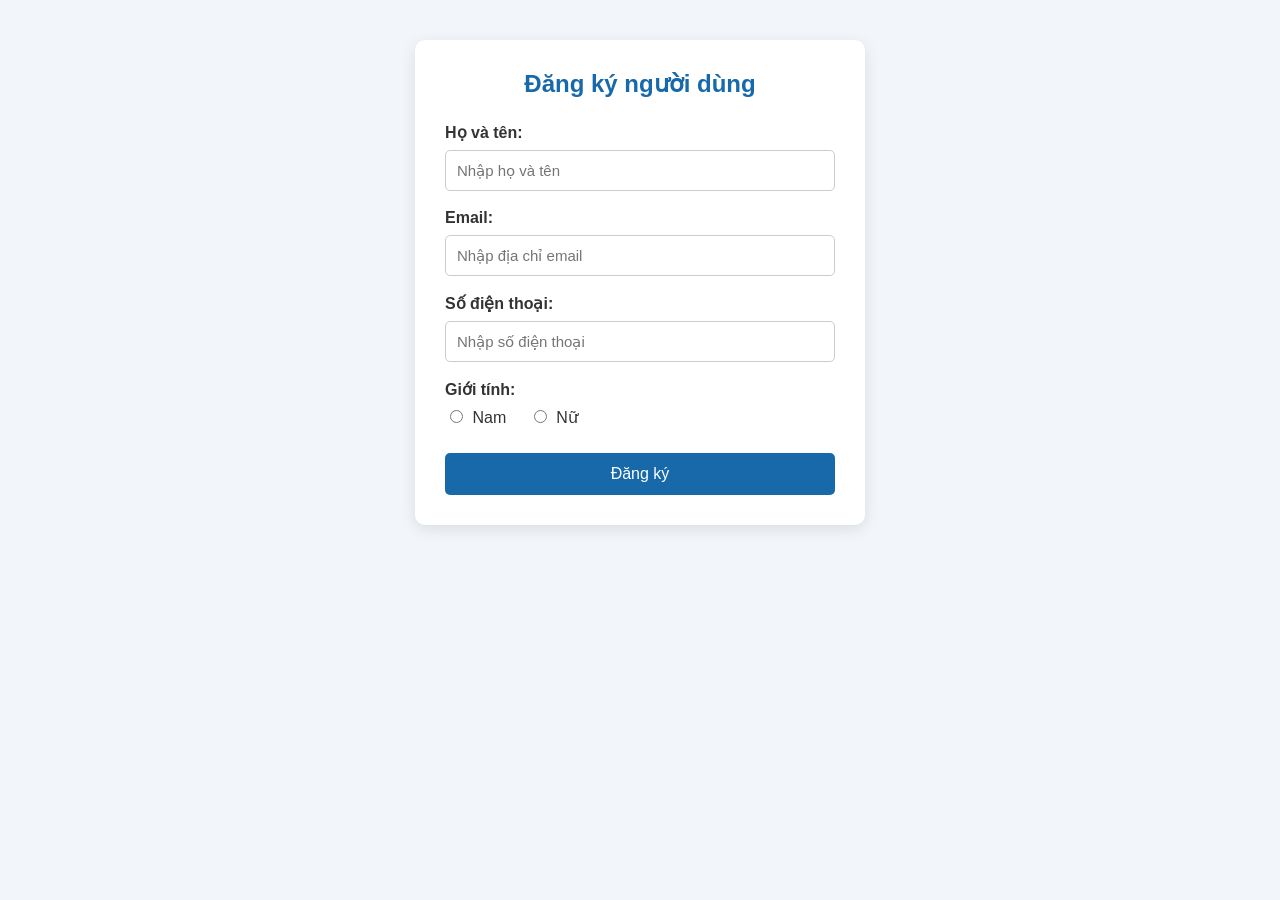
<file: source/Tạo giao diện form đăng ký người dùng/index.html>
<!DOCTYPE html>
<html lang="vi">
<head>
    <meta charset="UTF-8">
    <meta name="viewport" content="width=device-width, initial-scale=1.0">
    <title>Form đăng ký người dùng</title>

    <style>
        * {
            box-sizing: border-box;
        }

        body {
            font-family: Arial, sans-serif;
            background-color: #f2f5f9;
            margin: 0;
            padding: 40px 15px;
        }

        .container {
            max-width: 450px;
            margin: 0 auto;
            background-color: white;
            padding: 30px;
            border-radius: 10px;
            box-shadow: 0 4px 15px rgba(0, 0, 0, 0.1);
        }

        h2 {
            text-align: center;
            color: #1769aa;
            margin-top: 0;
            margin-bottom: 25px;
        }

        .form-group {
            margin-bottom: 18px;
        }

        label {
            display: block;
            margin-bottom: 8px;
            font-weight: bold;
            color: #333;
        }

        input[type="text"],
        input[type="email"],
        input[type="tel"] {
            width: 100%;
            padding: 11px;
            border: 1px solid #ccc;
            border-radius: 5px;
            font-size: 15px;
        }

        .gender-options label {
            display: inline-block;
            font-weight: normal;
            margin-right: 18px;
        }

        .gender-options input {
            margin-right: 5px;
        }

        button {
            width: 100%;
            padding: 12px;
            background-color: #1769aa;
            color: white;
            border: none;
            border-radius: 5px;
            font-size: 16px;
            cursor: pointer;
        }

        button:hover {
            background-color: #10558c;
        }
    </style>
</head>

<body>
    <div class="container">
        <h2>Đăng ký người dùng</h2>

        <form action="http://demo.codegym.vn/6/registration_form/register.php"
              method="POST">

            <div class="form-group">
                <label for="name">Họ và tên:</label>
                <input type="text"
                       id="name"
                       name="name"
                       placeholder="Nhập họ và tên"
                       required>
            </div>

            <div class="form-group">
                <label for="email">Email:</label>
                <input type="email"
                       id="email"
                       name="email"
                       placeholder="Nhập địa chỉ email"
                       required>
            </div>

            <div class="form-group">
                <label for="phone">Số điện thoại:</label>
                <input type="tel"
                       id="phone"
                       name="phone"
                       placeholder="Nhập số điện thoại"
                       required>
            </div>

            <div class="form-group">
                <label>Giới tính:</label>

                <div class="gender-options">
                    <label>
                        <input type="radio"
                               name="gender"
                               value="male"
                               required>
                        Nam
                    </label>

                    <label>
                        <input type="radio"
                               name="gender"
                               value="female">
                        Nữ
                    </label>
                </div>
            </div>

            <button type="submit">Đăng ký</button>
        </form>
    </div>
</body>
</html>
</file>
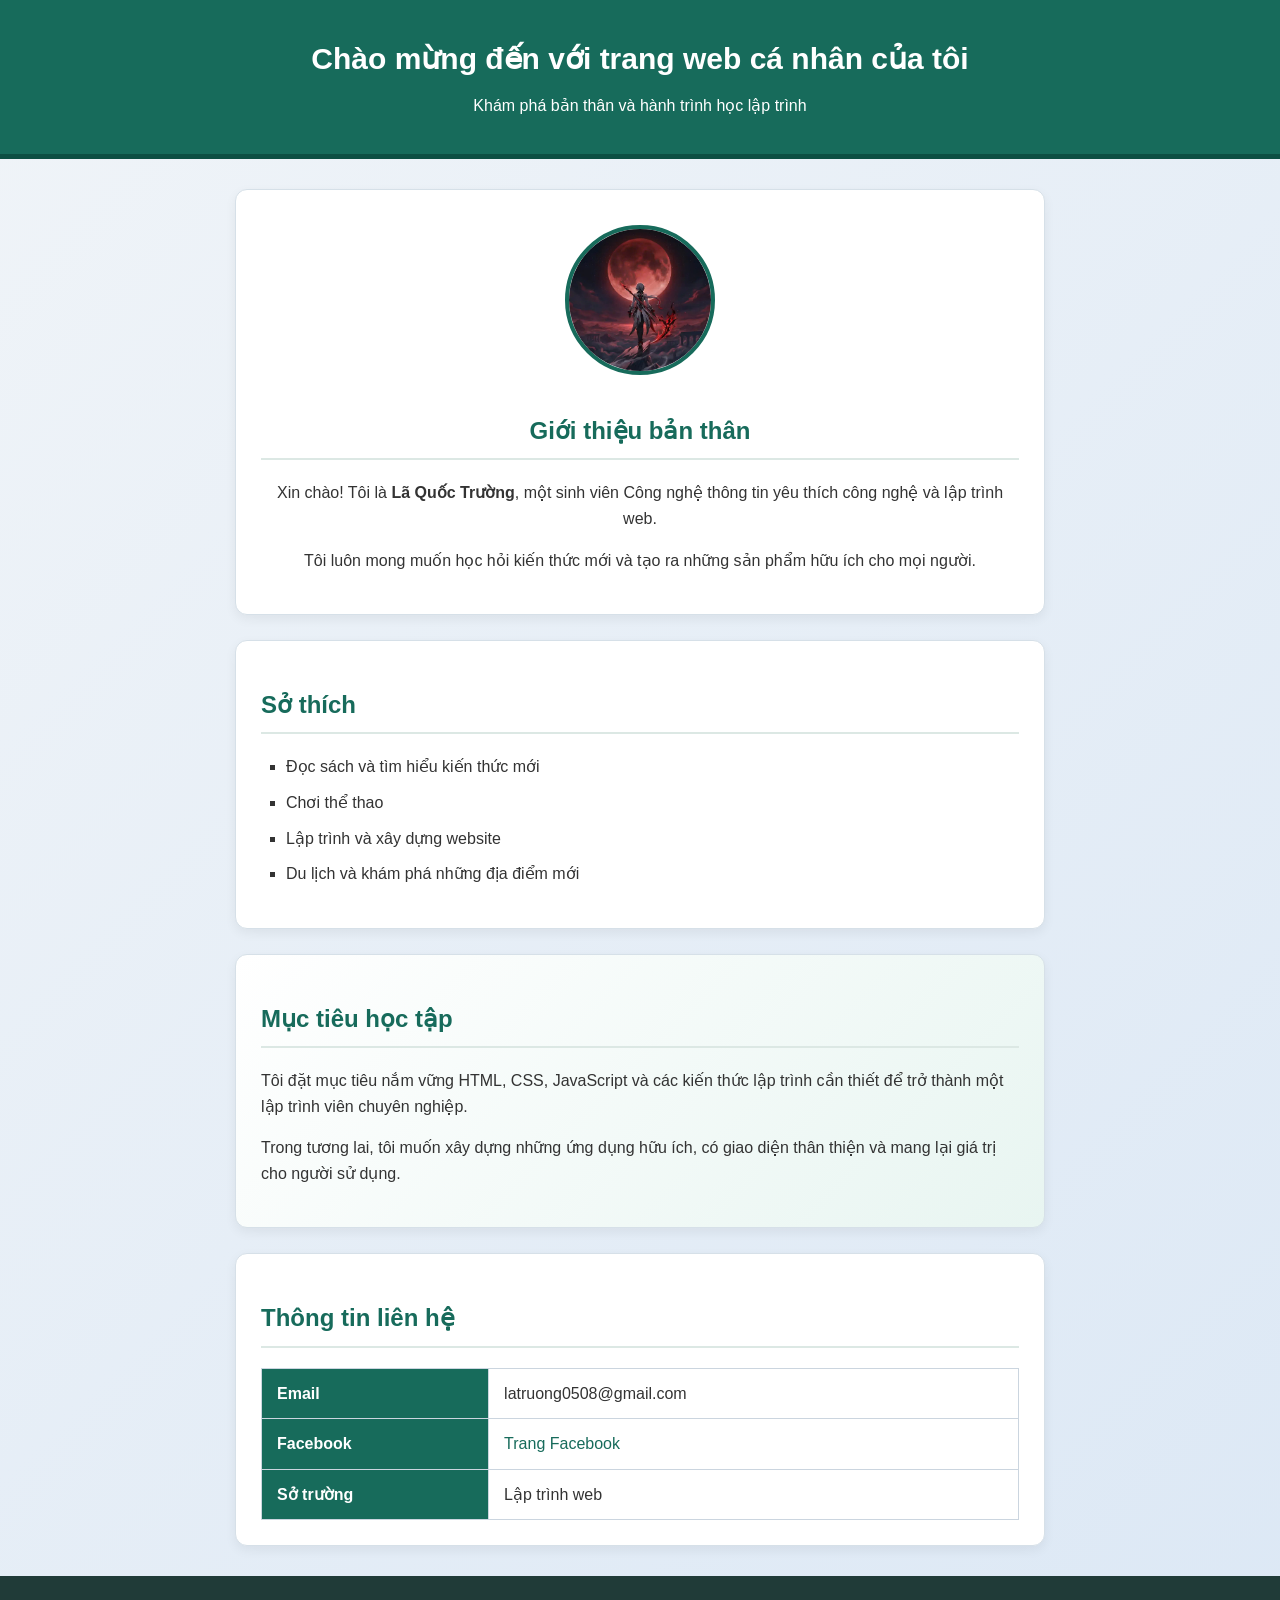
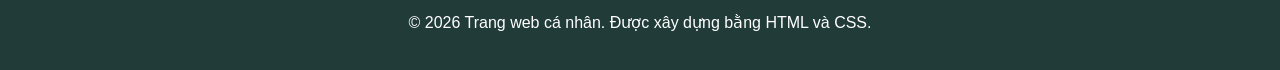
<file: source/Tạo trang web cá nhân với CSS/index.html>
<!DOCTYPE html>
<html lang="vi">
<head>
    <meta charset="UTF-8">
    <meta name="viewport" content="width=device-width, initial-scale=1.0">
    <title>Trang Web Cá Nhân</title>
    <link rel="stylesheet" href="style.css">
</head>
<body>

    <header>
        <h1>Chào mừng đến với trang web cá nhân của tôi</h1>
        <p>Khám phá bản thân và hành trình học lập trình</p>
    </header>

    <main>
        <section class="profile">
            <img src="avatar.jpg" alt="Ảnh đại diện của tôi" class="avatar">

            <h2>Giới thiệu bản thân</h2>
            <p>
                Xin chào! Tôi là <strong>Lã Quốc Trường</strong>,
                một sinh viên Công nghệ thông tin yêu thích công nghệ
                và lập trình web.
            </p>
            <p>
                Tôi luôn mong muốn học hỏi kiến thức mới và tạo ra
                những sản phẩm hữu ích cho mọi người.
            </p>
        </section>

        <section class="hobbies">
            <h2>Sở thích</h2>
            <ul>
                <li>Đọc sách và tìm hiểu kiến thức mới</li>
                <li>Chơi thể thao</li>
                <li>Lập trình và xây dựng website</li>
                <li>Du lịch và khám phá những địa điểm mới</li>
            </ul>
        </section>

        <section class="goals">
            <h2>Mục tiêu học tập</h2>
            <p>
                Tôi đặt mục tiêu nắm vững HTML, CSS, JavaScript
                và các kiến thức lập trình cần thiết để trở thành
                một lập trình viên chuyên nghiệp.
            </p>
            <p>
                Trong tương lai, tôi muốn xây dựng những ứng dụng
                hữu ích, có giao diện thân thiện và mang lại giá trị
                cho người sử dụng.
            </p>
        </section>

        <section class="contact">
            <h2>Thông tin liên hệ</h2>

            <table>
                <tr>
                    <th>Email</th>
                    <td>latruong0508@gmail.com</td>
                </tr>
                <tr>
                    <th>Facebook</th>
                    <td>
                        <a href="https://www.facebook.com/">
                            Trang Facebook
                        </a>
                    </td>
                </tr>
                <tr>
                    <th>Sở trường</th>
                    <td>Lập trình web</td>
                </tr>
            </table>
        </section>
    </main>

    <footer>
        <p>&copy; 2026 Trang web cá nhân. Được xây dựng bằng HTML và CSS.</p>
    </footer>

</body>
</html>
</file>
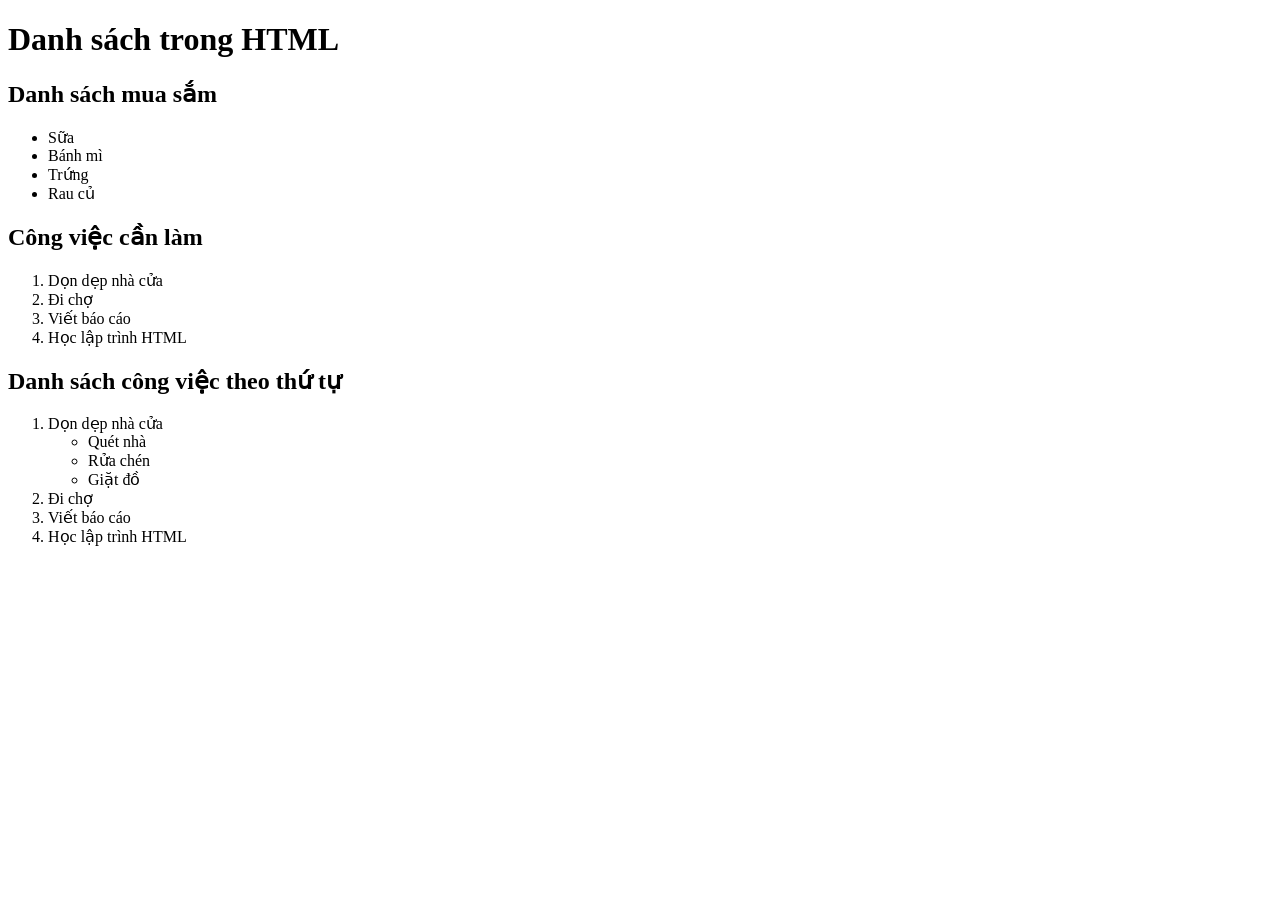
<file: source/DanhSach.html>
<!DOCTYPE html>
<html>
    <head>
        <meta charset="utf-8">
        <title>Danh sách trong HTML</title>
    </head>
    <body>
        <h1>Danh sách trong HTML</h1>

        <h2>Danh sách mua sắm</h2>
        <ul>
            <li>Sữa</li>
            <li>Bánh mì</li>
            <li>Trứng</li>
            <li>Rau củ</li>
        </ul>

        <h2>Công việc cần làm</h2>
        <ol>
            <li>Dọn dẹp nhà cửa</li>
            <li>Đi chợ</li>
            <li>Viết báo cáo</li>
            <li>Học lập trình HTML</li>
        </ol>

        <h2>Danh sách công việc theo thứ tự</h2>
        <ol>
            <li>Dọn dẹp nhà cửa
                <ul>
                    <li>Quét nhà</li>
                    <li>Rửa chén</li>
                    <li>Giặt đồ</li>
                </ul>
            </li>
            <li>Đi chợ</li>
            <li>Viết báo cáo</li>
            <li>Học lập trình HTML</li>
        </ol>
    </body>
</html>
</file>
<file: source/Bảng trong CSS/style.css>
/* Định dạng toàn bộ trang */
body {
    font-family: Arial, sans-serif;
    background-color: #f4f7fb;
    margin: 0;
    padding: 30px;
    color: #333;
}

/* Tiêu đề */
h1 {
    text-align: center;
    color: #1565c0;
    margin-bottom: 25px;
}

/* Định dạng bảng */
table {
    width: 100%;
    border-collapse: collapse;
    background-color: white;
    border: 1px solid #ccc;
}

/* Ô tiêu đề và ô dữ liệu */
th, td {
    border: 1px solid #ccc;
    padding: 15px;
    text-align: left;
}

/* Hàng tiêu đề */
th {
    height: 40px;
    background-color: #1565c0;
    color: white;
    text-align: center;
    vertical-align: middle;
}

/* Nội dung các ô */
td {
    height: 35px;
    vertical-align: middle;
}

/* Tô màu xen kẽ các hàng */
tbody tr:nth-child(even) {
    background-color: #eaf2fb;
}

/* Hiệu ứng khi di chuột */
tbody tr:hover {
    background-color: #d1e7ff;
}

/* Căn giữa các cột số */
td:first-child,
td:nth-child(3),
td:last-child {
    text-align: center;
}
</file>
<file: source/Danh sách trong CSS/style.css>
/* Thiết lập chung */
body {
    font-family: Arial, sans-serif;
    background-color: #f4f7fb;
    color: #263238;
    max-width: 900px;
    margin: 30px auto;
    padding: 0 20px;
}

h1 {
    text-align: center;
    color: #1565c0;
}

h2 {
    color: #2e5d86;
    font-size: 20px;
}

section {
    background-color: white;
    margin-bottom: 25px;
    padding: 20px;
    border-radius: 8px;
}

/* 1. list-style-type: square */
.square-list {
    list-style-type: square;
}

/* 2. Số La Mã viết hoa */
.roman-list {
    list-style-type: upper-roman;
}

/* 3. Sử dụng hình ảnh làm dấu đánh dấu */
.image-list {
    list-style-image: url("https://upload.wikimedia.org/wikipedia/commons/thumb/3/3f/Green_check.svg/16px-Green_check.svg.png");
}

/* 4. Dấu đánh dấu nằm bên ngoài */
.outside-list {
    list-style-position: outside;
    max-width: 500px;
}

/* 5. Dấu đánh dấu nằm bên trong */
.inside-list {
    list-style-position: inside;
    max-width: 500px;
}

/* 6. Thuộc tính rút gọn list-style */
.shorthand-list {
    list-style: square inside none;
    background-color: #e3f2fd;
    padding: 20px 35px;
}

/* 7. Màu sắc và khoảng cách */
.language-list {
    list-style-type: circle;
    background-color: #e8f5e9;
    color: #1b5e20;
    padding: 25px 45px;
    border-radius: 8px;
}

.language-list li {
    margin: 10px 0;
}

/* 8. Lộ trình học lập trình Web */
.roadmap-list {
    list-style: decimal-leading-zero inside;
    background-color: #e3f2fd;
    color: #0d47a1;
    padding: 25px;
    border-radius: 8px;
}

.roadmap-list li {
    background-color: white;
    margin: 10px 0;
    padding: 12px;
    border-radius: 5px;
}
</file>
<file: source/Nhúng CSS vào trang HTML/style.css>
/* Phần 3: External CSS */
.external-text {
    color: green;
}
</file>
<file: source/Tạo trang web cá nhân với CSS/style.css>
/* Định dạng chung */
* {
    box-sizing: border-box;
}

body {
    font-family: Arial, sans-serif;
    background-color: #f0f4f8;
    background-image: linear-gradient(135deg, #f0f4f8, #dce8f5);
    color: #333333;
    margin: 0;
    line-height: 1.6;
}

/* Tiêu đề trang */
header {
    background-color: #176b5b;
    color: white;
    text-align: center;
    padding: 35px 20px;
    border-bottom: 5px solid #0d4f43;
}

header h1 {
    margin: 0 0 10px;
    font-size: 30px;
}

header p {
    margin: 0;
}

/* Khu vực nội dung */
main {
    max-width: 850px;
    margin: 30px auto;
    padding: 0 20px;
}

/* Các phần nội dung */
section {
    background-color: white;
    margin-bottom: 25px;
    padding: 25px;
    border: 1px solid #d6e0e8;
    border-radius: 12px;
    box-shadow: 0 4px 12px rgba(0, 0, 0, 0.06);
}

h2 {
    color: #176b5b;
    border-bottom: 2px solid #dce8e4;
    padding-bottom: 8px;
}

/* Ảnh đại diện */
.profile {
    text-align: center;
}

.avatar {
    width: 150px;
    height: 150px;
    object-fit: cover;
    border-radius: 50%;
    border: 4px solid #176b5b;
    margin: 10px auto;
}

/* Danh sách sở thích */
.hobbies ul {
    list-style-type: square;
    padding-left: 25px;
}

.hobbies li {
    margin: 10px 0;
}

/* Mục tiêu học tập */
.goals {
    background-color: #e8f5f1;
    background-image: linear-gradient(135deg, #ffffff, #e8f5f1);
}

/* Bảng thông tin liên hệ */
table {
    width: 100%;
    border-collapse: collapse;
    background-color: white;
}

th,
td {
    border: 1px solid #cbd5df;
    padding: 12px 15px;
    text-align: left;
}

th {
    width: 30%;
    background-color: #176b5b;
    color: white;
}

td {
    color: #333333;
}

a {
    color: #176b5b;
    text-decoration: none;
}

a:hover {
    color: #0d4f43;
    text-decoration: underline;
}

/* Chân trang */
footer {
    background-color: #203b38;
    color: white;
    text-align: center;
    padding: 18px;
    margin-top: 30px;
}

/* Điều chỉnh cho màn hình nhỏ */
@media (max-width: 600px) {
    header h1 {
        font-size: 24px;
    }

    main {
        padding: 0 12px;
    }

    section {
        padding: 18px;
    }

    th,
    td {
        padding: 10px;
    }
}
</file>
